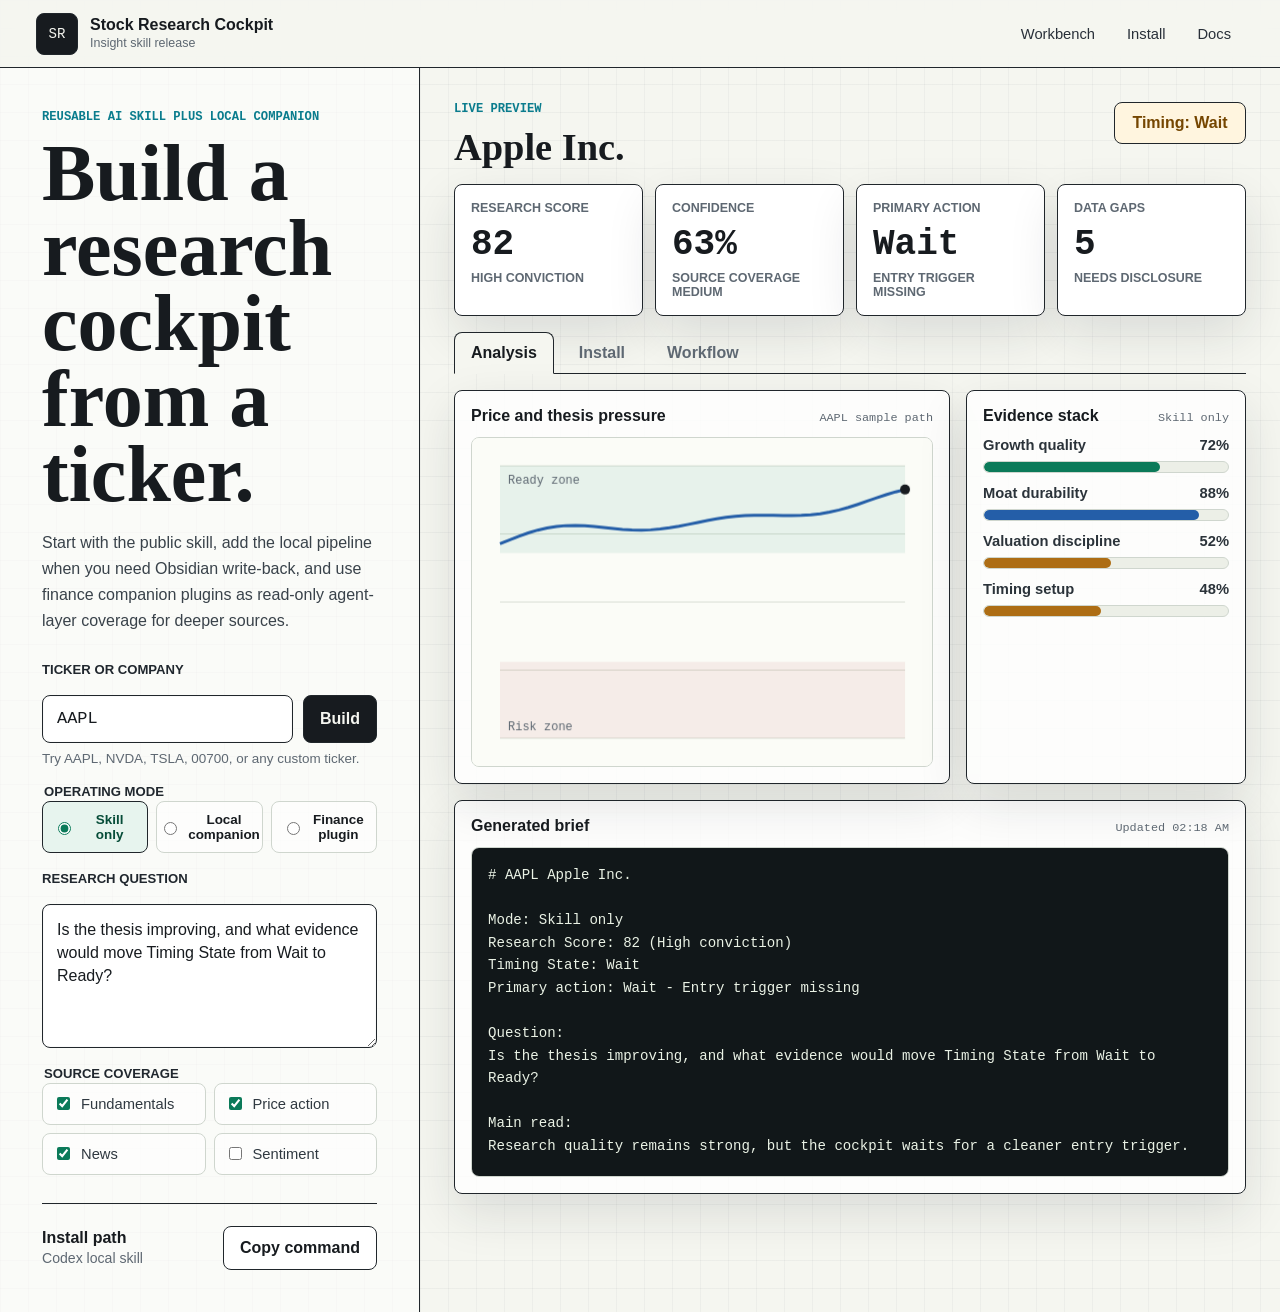
<file: website/index.html>
<!doctype html>
<html lang="en">
  <head>
    <meta charset="utf-8" />
    <meta name="viewport" content="width=device-width, initial-scale=1" />
    <meta
      name="description"
      content="Stock Research Cockpit is a portable AI skill and local companion workflow for evidence-backed equity research."
    />
    <title>Stock Research Cockpit</title>
    <link rel="stylesheet" href="./styles.css" />
  </head>
  <body>
    <header class="topbar">
      <a class="brand" href="#workbench" aria-label="Stock Research Cockpit home">
        <span class="brand-mark" aria-hidden="true">SR</span>
        <span>
          <strong>Stock Research Cockpit</strong>
          <small>Insight skill release</small>
        </span>
      </a>
      <nav class="topnav" aria-label="Primary">
        <a href="#workbench">Workbench</a>
        <a href="#install">Install</a>
        <a href="../README.md">Docs</a>
      </nav>
    </header>

    <main id="workbench" class="workbench">
      <section class="control-rail" aria-labelledby="launch-title">
        <p class="eyebrow">Reusable AI skill plus local companion</p>
        <h1 id="launch-title">Build a research cockpit from a ticker.</h1>
        <p class="lede">
          Start with the public skill, add the local pipeline when you need Obsidian write-back,
          and use finance companion plugins as read-only agent-layer coverage for deeper sources.
        </p>

        <form id="research-form" class="research-form">
          <label class="field-label" for="ticker-input">Ticker or company</label>
          <div class="input-row">
            <input
              id="ticker-input"
              name="ticker"
              type="text"
              value="AAPL"
              autocomplete="off"
              spellcheck="false"
              maxlength="16"
              aria-describedby="ticker-help"
            />
            <button class="button primary" type="submit">Build</button>
          </div>
          <p id="ticker-help" class="field-help">Try AAPL, NVDA, TSLA, 00700, or any custom ticker.</p>

          <fieldset class="mode-picker">
            <legend>Operating mode</legend>
            <label>
              <input type="radio" name="mode" value="skill" checked />
              <span>Skill only</span>
            </label>
            <label>
              <input type="radio" name="mode" value="local" />
              <span>Local companion</span>
            </label>
            <label>
              <input type="radio" name="mode" value="finance" />
              <span>Finance plugin</span>
            </label>
          </fieldset>

          <label class="field-label" for="question-input">Research question</label>
          <textarea id="question-input" rows="5">Is the thesis improving, and what evidence would move Timing State from Wait to Ready?</textarea>

          <fieldset class="source-grid">
            <legend>Source coverage</legend>
            <label><input type="checkbox" name="source" value="fundamentals" checked /> Fundamentals</label>
            <label><input type="checkbox" name="source" value="price" checked /> Price action</label>
            <label><input type="checkbox" name="source" value="news" checked /> News</label>
            <label><input type="checkbox" name="source" value="sentiment" /> Sentiment</label>
          </fieldset>
        </form>

        <div class="rail-note" id="install">
          <div>
            <strong>Install path</strong>
            <span id="active-install-label">Codex local skill</span>
          </div>
          <button id="copy-install" class="button secondary" type="button">Copy command</button>
        </div>
      </section>

      <section class="cockpit" aria-live="polite">
        <div class="cockpit-head">
          <div>
            <p class="eyebrow">Live preview</p>
            <h2 id="company-name">Apple Inc.</h2>
          </div>
          <div class="state-pill" id="timing-pill">Timing: Wait</div>
        </div>

        <div class="status-grid" aria-label="Research summary metrics">
          <article class="metric-card">
            <span>Research Score</span>
            <strong id="score-value">82</strong>
            <small id="score-label">High conviction</small>
          </article>
          <article class="metric-card">
            <span>Confidence</span>
            <strong id="confidence-value">76%</strong>
            <small id="confidence-label">Source coverage medium</small>
          </article>
          <article class="metric-card">
            <span>Primary action</span>
            <strong id="action-value">Wait</strong>
            <small id="action-label">Entry trigger missing</small>
          </article>
          <article class="metric-card">
            <span>Data gaps</span>
            <strong id="gap-value">2</strong>
            <small id="gap-label">Disclosed before conclusion</small>
          </article>
        </div>

        <div class="tabs" role="tablist" aria-label="Cockpit views">
          <button class="tab is-active" type="button" role="tab" aria-selected="true" data-tab="analysis">
            Analysis
          </button>
          <button class="tab" type="button" role="tab" aria-selected="false" data-tab="install">Install</button>
          <button class="tab" type="button" role="tab" aria-selected="false" data-tab="workflow">Workflow</button>
        </div>

        <section id="analysis-panel" class="tab-panel is-active" data-panel="analysis">
          <div class="analysis-layout">
            <div class="chart-panel">
              <div class="panel-heading">
                <h3>Price and thesis pressure</h3>
                <span id="chart-caption">AAPL sample path</span>
              </div>
              <canvas id="price-canvas" width="900" height="420" aria-label="Sample price path chart"></canvas>
            </div>

            <div class="evidence-panel">
              <div class="panel-heading">
                <h3>Evidence stack</h3>
                <span id="mode-caption">Skill only</span>
              </div>
              <div id="evidence-list" class="evidence-list"></div>
            </div>
          </div>

          <div class="report-panel">
            <div class="panel-heading">
              <h3>Generated brief</h3>
              <span id="updated-at">Updated now</span>
            </div>
            <pre id="report-output"></pre>
          </div>
        </section>

        <section id="install-panel" class="tab-panel" data-panel="install">
          <div class="install-layout">
            <div class="install-menu" role="tablist" aria-label="Install command selector">
              <button class="install-option is-active" type="button" data-install="codex">Codex local</button>
              <button class="install-option" type="button" data-install="agents">Agents local</button>
              <button class="install-option" type="button" data-install="repo">Repo local</button>
              <button class="install-option" type="button" data-install="finance">Finance plugin</button>
            </div>
            <pre class="command-box"><code id="install-command"></code></pre>
          </div>
          <p class="install-note">
            The public skill works by itself. The finance plugin is optional and follows three tiers: Baseline
            skills (`funda-data`, `company-valuation`, `estimate-analysis`, `stock-correlation`, `finance-sentiment`,
            `sepa-strategy`), Conditional skills (`yfinance-data`, `stock-liquidity`, `earnings-preview`,
            `earnings-recap`, `options-payoff`, `etf-premium`, `tradingview-reader`, `hormuz-strait`,
            `twitter-reader`, `telegram-reader`, `discord-reader`, `linkedin-reader`, `yc-reader`,
            `opencli-reader`), and Explicit-only groups (`startup-analysis`, `generative-ui`,
            `saas-valuation-compression`, `skill-creator`). Source readers stay read-only; no posting, external
            writes, or trade execution.
          </p>
        </section>

        <section id="workflow-panel" class="tab-panel" data-panel="workflow">
          <ol class="workflow-list">
            <li>
              <strong>Question</strong>
              <span>Capture ticker, thesis, user notes, and known constraints.</span>
            </li>
            <li>
              <strong>Evidence</strong>
              <span>Separate sourced claims from assumptions, then expose data gaps.</span>
            </li>
            <li>
              <strong>Research score</strong>
              <span>Score business quality and valuation without mixing in trade timing.</span>
            </li>
            <li>
              <strong>Timing state</strong>
              <span>Decide Ready, Wait, Watch, or Avoid based on entry quality and risk.</span>
            </li>
            <li>
              <strong>Write-back</strong>
              <span>Use the local companion only when Obsidian persistence is explicitly desired.</span>
            </li>
          </ol>
        </section>
      </section>
    </main>

    <script src="./app.js"></script>
  </body>
</html>
</file>
<file: website/styles.css>
:root {
  --paper: #f5f6f0;
  --surface: #ffffff;
  --surface-2: #ecefe7;
  --ink: #171b1f;
  --muted: #5e6872;
  --line: #cfd6ce;
  --line-strong: #20262b;
  --green: #0b7a59;
  --blue: #245ea8;
  --amber: #ad6d14;
  --red: #b33a32;
  --cyan: #0a7c8d;
  --shadow: 0 18px 50px rgba(28, 35, 39, 0.12);
  --radius: 8px;
  color-scheme: light;
}

* {
  box-sizing: border-box;
}

html {
  min-width: 320px;
  scroll-behavior: smooth;
}

body {
  margin: 0;
  min-height: 100vh;
  color: var(--ink);
  background:
    linear-gradient(rgba(23, 27, 31, 0.04) 1px, transparent 1px),
    linear-gradient(90deg, rgba(23, 27, 31, 0.035) 1px, transparent 1px),
    var(--paper);
  background-size: 28px 28px;
  font-family: "IBM Plex Sans", "Aptos", "Segoe UI", sans-serif;
}

button,
input,
textarea {
  font: inherit;
}

a {
  color: inherit;
  text-decoration: none;
}

.topbar {
  position: sticky;
  top: 0;
  z-index: 10;
  display: flex;
  align-items: center;
  justify-content: space-between;
  min-height: 68px;
  padding: 12px clamp(16px, 3vw, 36px);
  border-bottom: 1px solid var(--line-strong);
  background: rgba(245, 246, 240, 0.92);
  backdrop-filter: blur(14px);
}

.brand {
  display: inline-flex;
  align-items: center;
  gap: 12px;
  min-width: 0;
}

.brand-mark {
  display: grid;
  place-items: center;
  width: 42px;
  height: 42px;
  border: 1px solid var(--line-strong);
  border-radius: var(--radius);
  background: var(--ink);
  color: var(--paper);
  font-family: "JetBrains Mono", "IBM Plex Mono", monospace;
  font-size: 0.88rem;
}

.brand strong,
.brand small {
  display: block;
  line-height: 1.1;
}

.brand small {
  margin-top: 4px;
  color: var(--muted);
  font-size: 0.78rem;
}

.topnav {
  display: flex;
  align-items: center;
  gap: 6px;
}

.topnav a {
  min-height: 36px;
  padding: 9px 12px;
  border: 1px solid transparent;
  border-radius: var(--radius);
  color: #293039;
  font-size: 0.92rem;
}

.topnav a:hover,
.topnav a:focus-visible {
  border-color: var(--line-strong);
  background: var(--surface);
  outline: none;
}

.workbench {
  display: grid;
  grid-template-columns: minmax(320px, 420px) minmax(0, 1fr);
  min-height: calc(100vh - 68px);
}

.control-rail {
  padding: clamp(22px, 4vw, 42px);
  border-right: 1px solid var(--line-strong);
  background: rgba(255, 255, 255, 0.58);
}

.eyebrow {
  margin: 0 0 12px;
  color: var(--cyan);
  font-family: "JetBrains Mono", "IBM Plex Mono", monospace;
  font-size: 0.76rem;
  font-weight: 700;
  text-transform: uppercase;
}

h1,
h2,
h3,
p {
  margin-top: 0;
}

h1 {
  max-width: 12ch;
  margin-bottom: 18px;
  font-family: "Fraunces", "Georgia", serif;
  font-size: clamp(2.55rem, 7vw, 5rem);
  line-height: 0.94;
  font-weight: 800;
}

.lede {
  max-width: 42rem;
  margin-bottom: 28px;
  color: #39424a;
  font-size: 1rem;
  line-height: 1.62;
}

.research-form {
  display: grid;
  gap: 18px;
}

.field-label,
.source-grid legend,
.mode-picker legend {
  color: #20272e;
  font-size: 0.82rem;
  font-weight: 800;
  text-transform: uppercase;
}

.input-row {
  display: grid;
  grid-template-columns: minmax(0, 1fr) auto;
  gap: 10px;
}

input[type="text"],
textarea {
  width: 100%;
  border: 1px solid var(--line-strong);
  border-radius: var(--radius);
  background: var(--surface);
  color: var(--ink);
  box-shadow: inset 0 0 0 1px rgba(23, 27, 31, 0.02);
}

input[type="text"] {
  min-height: 48px;
  padding: 0 14px;
  font-family: "JetBrains Mono", "IBM Plex Mono", monospace;
  font-size: 1.06rem;
  text-transform: uppercase;
}

textarea {
  min-height: 132px;
  resize: vertical;
  padding: 13px 14px;
  line-height: 1.45;
}

input:focus-visible,
textarea:focus-visible,
button:focus-visible {
  outline: 3px solid rgba(36, 94, 168, 0.25);
  outline-offset: 2px;
}

.field-help {
  margin: -10px 0 0;
  color: var(--muted);
  font-size: 0.84rem;
}

.button {
  display: inline-flex;
  align-items: center;
  justify-content: center;
  min-height: 44px;
  padding: 0 16px;
  border: 1px solid var(--line-strong);
  border-radius: var(--radius);
  cursor: pointer;
  font-weight: 800;
  white-space: nowrap;
}

.button.primary {
  background: var(--ink);
  color: var(--paper);
}

.button.primary:hover {
  background: #2d353b;
}

.button.secondary {
  background: var(--surface);
  color: var(--ink);
}

.button.secondary:hover {
  border-color: var(--blue);
  color: var(--blue);
}

.mode-picker,
.source-grid {
  display: grid;
  gap: 8px;
  margin: 0;
  padding: 0;
  border: 0;
}

.mode-picker {
  grid-template-columns: repeat(3, minmax(0, 1fr));
}

.mode-picker legend,
.source-grid legend {
  grid-column: 1 / -1;
  margin-bottom: 2px;
}

.mode-picker label,
.source-grid label {
  display: flex;
  align-items: center;
  gap: 8px;
  min-height: 42px;
  padding: 10px;
  border: 1px solid var(--line);
  border-radius: var(--radius);
  background: rgba(255, 255, 255, 0.64);
  cursor: pointer;
}

.mode-picker label {
  justify-content: center;
  text-align: center;
  font-size: 0.84rem;
  font-weight: 800;
}

.mode-picker input,
.source-grid input {
  accent-color: var(--green);
}

.mode-picker label:has(input:checked) {
  border-color: var(--line-strong);
  background: #e7f4ee;
  color: #074d39;
}

.source-grid {
  grid-template-columns: repeat(2, minmax(0, 1fr));
}

.source-grid label {
  color: #303941;
  font-size: 0.92rem;
}

.rail-note {
  display: flex;
  align-items: center;
  justify-content: space-between;
  gap: 12px;
  margin-top: 28px;
  padding-top: 22px;
  border-top: 1px solid var(--line-strong);
}

.rail-note span {
  display: block;
  margin-top: 3px;
  color: var(--muted);
  font-size: 0.88rem;
}

.cockpit {
  min-width: 0;
  padding: clamp(18px, 3vw, 34px);
}

.cockpit-head {
  display: flex;
  align-items: start;
  justify-content: space-between;
  gap: 18px;
  margin-bottom: 18px;
}

.cockpit h2 {
  margin-bottom: 0;
  font-family: "Fraunces", "Georgia", serif;
  font-size: clamp(1.8rem, 3vw, 3rem);
  line-height: 1;
}

.state-pill {
  flex: 0 0 auto;
  min-width: 132px;
  padding: 11px 14px;
  border: 1px solid var(--line-strong);
  border-radius: var(--radius);
  background: #fff5df;
  color: #754601;
  font-weight: 900;
  text-align: center;
}

.state-pill.ready {
  background: #e6f5ee;
  color: #06513b;
}

.state-pill.watch {
  background: #e7f2f5;
  color: #07505b;
}

.state-pill.avoid {
  background: #fae7e4;
  color: #7f2019;
}

.status-grid {
  display: grid;
  grid-template-columns: repeat(4, minmax(0, 1fr));
  gap: 12px;
  margin-bottom: 16px;
}

.metric-card {
  min-height: 122px;
  padding: 16px;
  border: 1px solid var(--line-strong);
  border-radius: var(--radius);
  background: var(--surface);
  box-shadow: var(--shadow);
}

.metric-card span,
.metric-card small {
  display: block;
  color: var(--muted);
  font-size: 0.78rem;
  font-weight: 800;
  text-transform: uppercase;
}

.metric-card strong {
  display: block;
  margin: 12px 0 8px;
  font-family: "JetBrains Mono", "IBM Plex Mono", monospace;
  font-size: clamp(1.45rem, 3vw, 2.25rem);
  line-height: 1;
}

.tabs {
  display: flex;
  flex-wrap: wrap;
  gap: 8px;
  margin: 0 0 16px;
  border-bottom: 1px solid var(--line-strong);
}

.tab {
  min-height: 42px;
  margin-bottom: -1px;
  padding: 0 16px;
  border: 1px solid transparent;
  border-radius: var(--radius) var(--radius) 0 0;
  background: transparent;
  color: var(--muted);
  cursor: pointer;
  font-weight: 900;
}

.tab.is-active {
  border-color: var(--line-strong);
  border-bottom-color: var(--paper);
  background: var(--paper);
  color: var(--ink);
}

.tab-panel {
  display: none;
}

.tab-panel.is-active {
  display: block;
}

.analysis-layout {
  display: grid;
  grid-template-columns: minmax(0, 1.45fr) minmax(280px, 0.75fr);
  gap: 16px;
  align-items: stretch;
}

.chart-panel,
.evidence-panel,
.report-panel,
.install-layout,
.workflow-list {
  border: 1px solid var(--line-strong);
  border-radius: var(--radius);
  background: rgba(255, 255, 255, 0.8);
  box-shadow: var(--shadow);
}

.chart-panel,
.evidence-panel {
  min-height: 360px;
  padding: 16px;
}

.panel-heading {
  display: flex;
  align-items: baseline;
  justify-content: space-between;
  gap: 12px;
  margin-bottom: 12px;
}

.panel-heading h3 {
  margin: 0;
  font-size: 1rem;
}

.panel-heading span {
  color: var(--muted);
  font-family: "JetBrains Mono", "IBM Plex Mono", monospace;
  font-size: 0.74rem;
}

canvas {
  display: block;
  width: 100%;
  height: min(42vh, 330px);
  min-height: 260px;
  border: 1px solid var(--line);
  border-radius: var(--radius);
  background: #fbfcf7;
}

.evidence-list {
  display: grid;
  gap: 12px;
}

.evidence-item {
  display: grid;
  gap: 8px;
}

.evidence-row {
  display: flex;
  justify-content: space-between;
  gap: 12px;
  color: #2b333a;
  font-size: 0.92rem;
  font-weight: 800;
}

.bar-track {
  overflow: hidden;
  height: 12px;
  border: 1px solid var(--line);
  border-radius: 999px;
  background: var(--surface-2);
}

.bar-fill {
  height: 100%;
  border-radius: inherit;
  background: var(--green);
  transition: width 220ms ease;
}

.bar-fill.amber {
  background: var(--amber);
}

.bar-fill.blue {
  background: var(--blue);
}

.bar-fill.red {
  background: var(--red);
}

.report-panel {
  margin-top: 16px;
  padding: 16px;
}

#report-output,
.command-box {
  overflow: auto;
  margin: 0;
  border: 1px solid var(--line);
  border-radius: var(--radius);
  background: #111719;
  color: #eaf2e5;
  font-family: "JetBrains Mono", "IBM Plex Mono", monospace;
  font-size: 0.88rem;
  line-height: 1.6;
  white-space: pre-wrap;
}

#report-output {
  max-height: 330px;
  padding: 16px;
}

.install-layout {
  display: grid;
  grid-template-columns: 220px minmax(0, 1fr);
  gap: 0;
  overflow: hidden;
}

.install-menu {
  display: grid;
  align-content: start;
  border-right: 1px solid var(--line-strong);
}

.install-option {
  min-height: 54px;
  padding: 0 16px;
  border: 0;
  border-bottom: 1px solid var(--line);
  background: transparent;
  color: #303941;
  cursor: pointer;
  font-weight: 900;
  text-align: left;
}

.install-option.is-active {
  background: #e7f4ee;
  color: #064b37;
}

.command-box {
  min-height: 260px;
  padding: 18px;
  border: 0;
  border-radius: 0;
}

.install-note {
  max-width: 70ch;
  margin: 14px 0 0;
  color: var(--muted);
  line-height: 1.55;
}

.workflow-list {
  display: grid;
  gap: 0;
  margin: 0;
  padding: 0;
  list-style: none;
  counter-reset: step;
}

.workflow-list li {
  display: grid;
  grid-template-columns: 72px minmax(160px, 220px) minmax(0, 1fr);
  gap: 16px;
  align-items: center;
  min-height: 90px;
  padding: 16px 18px;
  border-bottom: 1px solid var(--line);
  counter-increment: step;
}

.workflow-list li:last-child {
  border-bottom: 0;
}

.workflow-list li::before {
  content: counter(step, decimal-leading-zero);
  color: var(--blue);
  font-family: "JetBrains Mono", "IBM Plex Mono", monospace;
  font-size: 1.15rem;
  font-weight: 900;
}

.workflow-list strong {
  font-size: 1rem;
}

.workflow-list span {
  color: #3e4851;
  line-height: 1.5;
}

@media (max-width: 1080px) {
  .workbench {
    grid-template-columns: 1fr;
  }

  .control-rail {
    border-right: 0;
    border-bottom: 1px solid var(--line-strong);
  }

  h1 {
    max-width: 15ch;
  }

  .status-grid,
  .analysis-layout {
    grid-template-columns: repeat(2, minmax(0, 1fr));
  }

  .chart-panel {
    grid-column: 1 / -1;
  }
}

@media (max-width: 720px) {
  .topbar,
  .cockpit-head,
  .rail-note,
  .panel-heading {
    align-items: stretch;
    flex-direction: column;
  }

  .topnav {
    width: 100%;
    overflow-x: auto;
  }

  .workbench {
    min-height: auto;
  }

  .mode-picker,
  .source-grid,
  .status-grid,
  .analysis-layout,
  .install-layout,
  .workflow-list li {
    grid-template-columns: 1fr;
  }

  .install-menu {
    border-right: 0;
    border-bottom: 1px solid var(--line-strong);
  }

  .workflow-list li {
    gap: 8px;
  }

  .button {
    width: 100%;
  }
}

@media (max-width: 460px) {
  .topbar,
  .control-rail,
  .cockpit {
    padding-left: 14px;
    padding-right: 14px;
  }

  .input-row {
    grid-template-columns: 1fr;
  }

  h1 {
    font-size: 2.45rem;
  }
}
</file>
